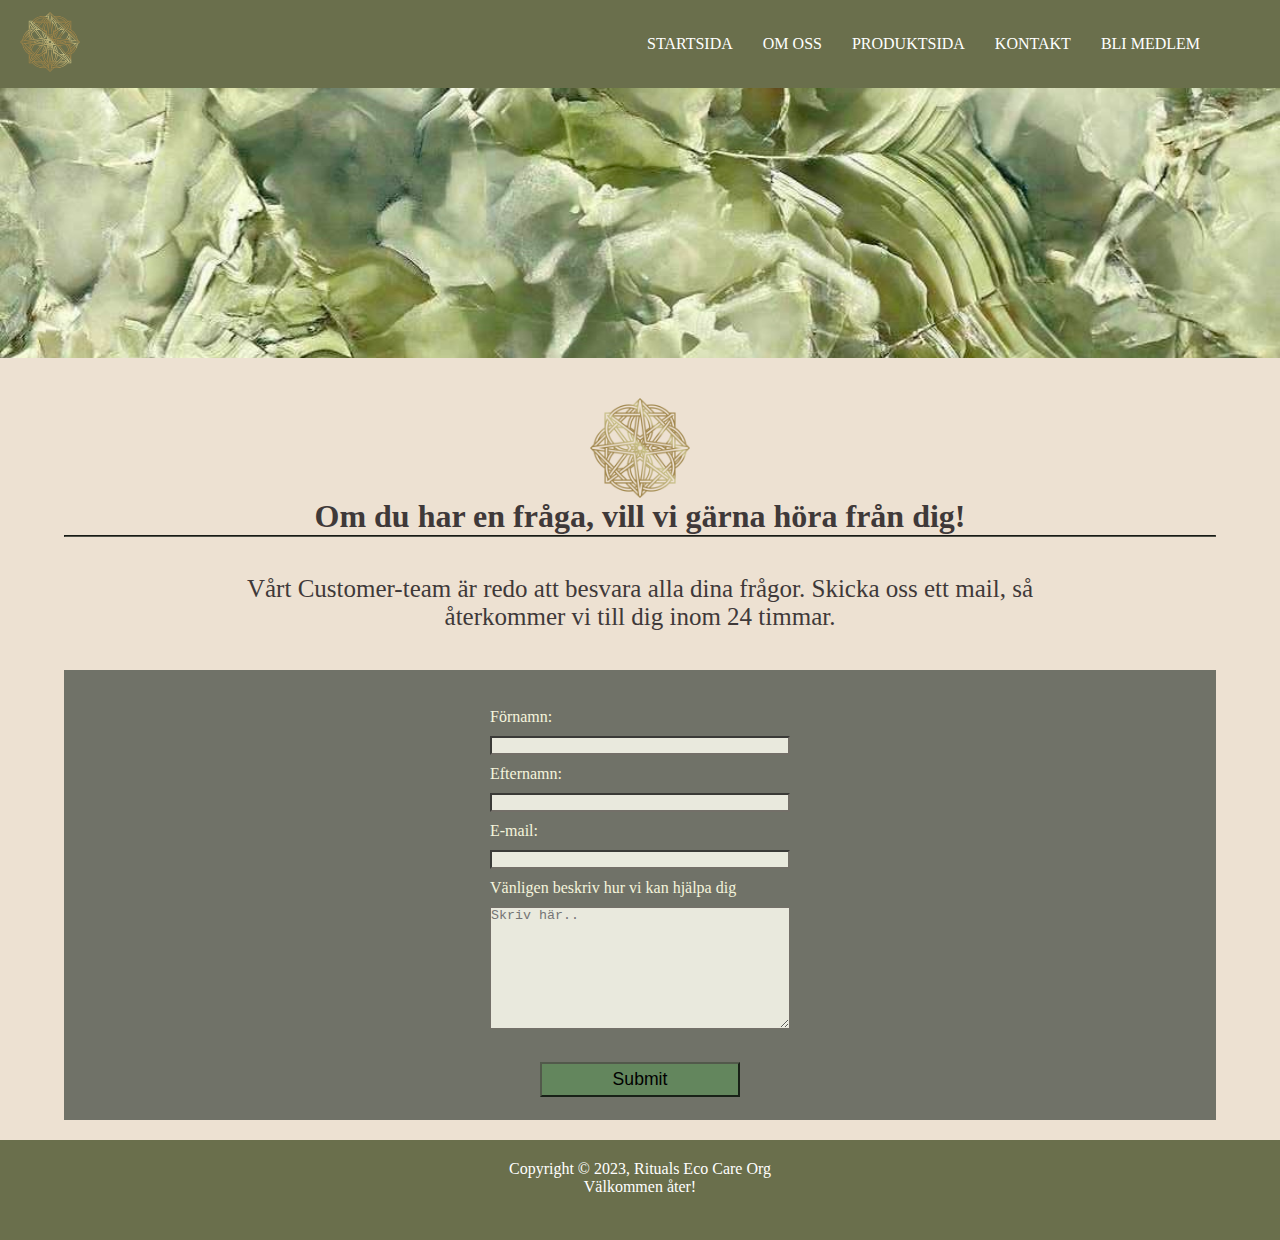
<file: contact.html>
<!DOCTYPE html>
<html lang="sv">
  <head>
    <meta charset="UTF-8" />
    <meta name="viewport" content="width=device-width, initial-scale=1.0" />
    <title>Kontakta oss</title>
    <link rel="stylesheet" href="./css/contact.css" />
    <!--link to external javascript file, to be able to use some javascript code -->
    <script src="./javascript/myscripts.js"></script>
    <!-- Adding a favicon to the page -->
    <link rel="icon" type="image/x-icon" href="/img/bild1.webp" />
    <link rel="stylesheet" type="text/css" href="./css/global.css" />
    <link rel="icon" type="image/x-icon" href="./img/bild1.webp" />
    <!--Add font awesome to the menu-->
    <link
      rel="stylesheet"
      href="https://cdnjs.cloudflare.com/ajax/libs/font-awesome/6.4.2/css/all.min.css"
      integrity="sha512-z3gLpd7yknf1YoNbCzqRKc4qyor8gaKU1qmn+CShxbuBusANI9QpRohGBreCFkKxLhei6S9CQXFEbbKuqLg0DA=="
      crossorigin="anonymous"
      referrerpolicy="no-referrer"
    />
    <link
      href="https://fonts.cdnfonts.com/css/apple-chancery"
      rel="stylesheet"
    />
  </head>
  <body>
    <header class="header">
      <!--Use html5 semantic tags, such as <header>, <footer>, <main> and <section> to improve accessibility, SEO and code readability -->
      <!--Navbar- responsive hamburger menu ikon-->
      <nav class="nav-bar">
        <div class="logo">
          <a href="./startsida.html"
            ><img src="./img/ikon.webp" alt="A picture of ritual logo"
          /></a>
        </div>
        <input type="checkbox" id="check" />
        <ul class="menu">
          <li><a href="./startsida.html ">Startsida</a></li>
          <li><a href="./Om-oss.html">Om oss</a></li>
          <li><a href="./produktsida.html">Produktsida</a></li>
          <li><a href="./contact.html">kontakt</a></li>
          <li><a href="./member.html">Bli medlem</a></li>
          <!---Using JavaScript, showing alert massage to let user know the button was clicked on instead of making a whole new page for cart, we already have alot of pages-->
          <li>
            <a
              class="fa-solid fa-cart-shopping fa-sm"
              onclick="alert('Webbshoppen är för tillfället avstängd, använd kontaktsidan för dina beställningar')"
            ></a>
          </li>
          <li>
            <label for="check" class="close-menu"
              ><i class="fas fa-times"></i
            ></label>
          </li>
        </ul>
        <label for="check" class="open-menu"><i class="fas fa-bars"></i></label>
      </nav>
    </header>
    <!-- Using the semantic element main to wrap the main content. Uses classes to style multiple elements and easily access specific HTML code lines in the CSS.-->
    <main class="main">
      <div class="bgimg"></div>
      <div class="contact">
        <div class="img">
          <img
            class="image"
            src="img/bild1.webp"
            alt="A picture of rituals logo"
          />
        </div>
        <h1 class="h1contact">
          Om du har en fråga, vill vi gärna höra från dig!
        </h1>
        <hr class="hr" />
        <p>
          Vårt Customer-team är redo att besvara alla dina frågor. Skicka oss
          ett mail, så återkommer vi till dig inom 24 timmar.
        </p>
        <!--calls javascript function to handle the form submit-->
        <form class="form">
          <!-- using required attribute to make sure that the input is filled in by the user -->
          <label class="label"
            >Förnamn: <input class="input" type="text" id="firstname" required
          /></label>
          <label class="label"
            >Efternamn:
            <input class="input" type="text" id="efternamn" required />
          </label>
          <label class="label">
            E-mail: <input class="input" type="email" id="email" required
          /></label>
          <label class="label">
            Vänligen beskriv hur vi kan hjälpa dig
            <textarea
              class="input"
              rows="8"
              cols="30"
              placeholder="Skriv här.."
              required
            ></textarea>
          </label>
          <input
            class="submit"
            type="button"
            value="Submit"
            onclick="handleSubmit()"
          />
        </form>
      </div>
    </main>
    <!--Footer-->
    <footer class="main-footer-container footer-spacing">
      Copyright &copy; 2023, Rituals Eco Care Org<br />
      Välkommen åter!
    </footer>
  </body>
</html>
</file>
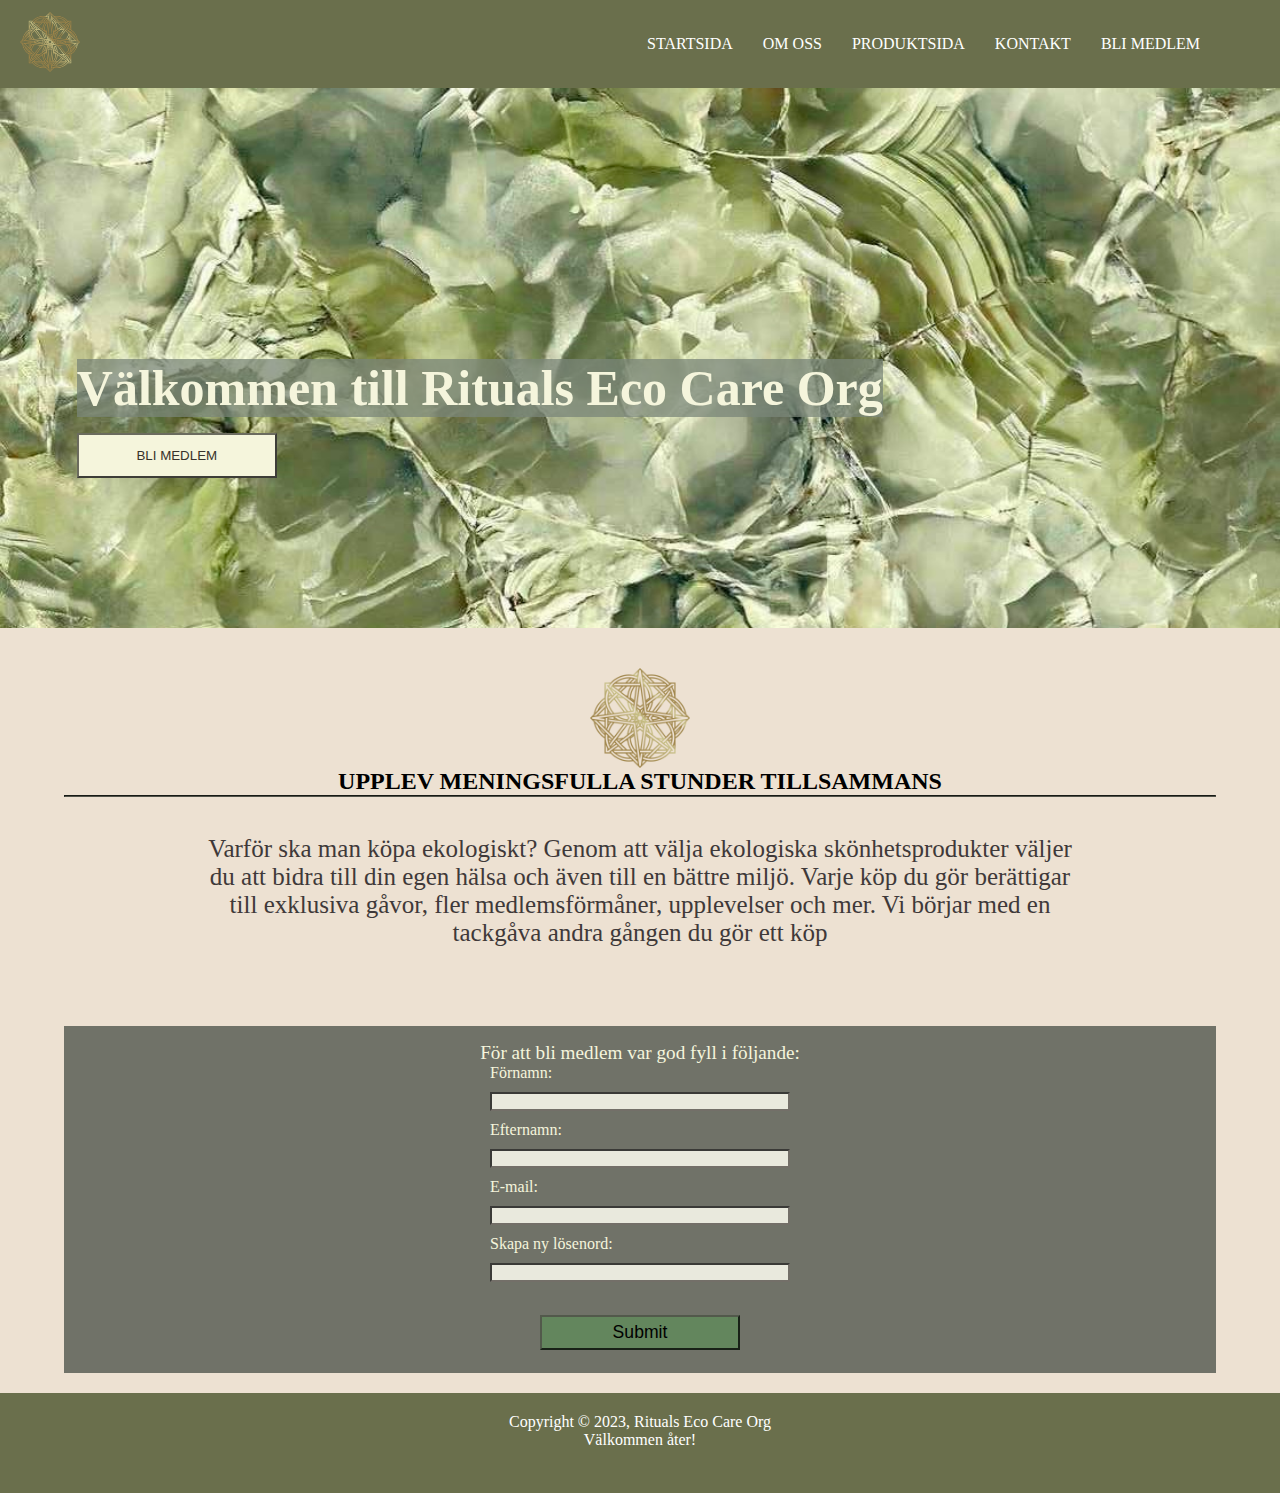
<file: member.html>
<!DOCTYPE html>
<html lang="sv">
  <head>
    <meta charset="UTF-8" />
    <meta name="viewport" content="width=device-width, initial-scale=1.0" />
    <title>Bli medlem</title>
    <link rel="stylesheet" href="./css/contact.css" />
    <link rel="stylesheet" type="text/css" href="./css/global.css" />
    <script src="./javascript/myscripts.js"></script>
    <link rel="icon" type="image/x-icon" href="./img/bild1.webp" />
    <!--Add font awesome to the menu-->
    <link
      rel="stylesheet"
      href="https://cdnjs.cloudflare.com/ajax/libs/font-awesome/6.4.2/css/all.min.css"
      integrity="sha512-z3gLpd7yknf1YoNbCzqRKc4qyor8gaKU1qmn+CShxbuBusANI9QpRohGBreCFkKxLhei6S9CQXFEbbKuqLg0DA=="
      crossorigin="anonymous"
      referrerpolicy="no-referrer"
    />
    <link
      href="https://fonts.cdnfonts.com/css/apple-chancery"
      rel="stylesheet"
    />
  </head>
  <body>
    <header class="header">
      <!--Use html5 semantic tags, such as <header>, <footer>, <main> and <section> to improve accessibility, SEO and code readability -->
      <!--Navbar- responsive hamburger menu ikon-->
      <nav class="nav-bar">
        <div class="logo">
          <a href="./startsida.html"
            ><img src="./img/ikon.webp" alt="A picture of ritual logo"
          /></a>
        </div>
        <input type="checkbox" id="check" />
        <ul class="menu">
          <li><a href="./startsida.html ">Startsida</a></li>
          <li><a href="./Om-oss.html">Om oss</a></li>
          <li><a href="./produktsida.html">Produktsida</a></li>
          <li><a href="./contact.html">kontakt</a></li>
          <li><a href="./member.html">Bli medlem</a></li>
          <!---Using JavaScript, showing alert massage to let user know the button was clicked on instead of making a whole new page for cart, we already have alot of pages-->
          <li>
            <a
              class="fa-solid fa-cart-shopping fa-sm"
              onclick="alert('Webbshoppen är för tillfället avstängd, använd kontaktsidan för dina beställningar')"
            ></a>
          </li>
          <li>
            <label for="check" class="close-menu"
              ><i class="fas fa-times"></i
            ></label>
          </li>
        </ul>
        <label for="check" class="open-menu"><i class="fas fa-bars"></i></label>
      </nav>
    </header>
    <main class="main">
      <div class="bgcontainer">
        <div class="contentcontainer">
          <h1 class="title">Välkommen till Rituals Eco Care Org</h1>
          <button
            class="button"
            type="button"
            onclick="window.location.href='#membership'"
          >
            BLI MEDLEM
          </button>
        </div>
      </div>
      <div class="membership">
        <img
          class="image"
          src="img/bild1.webp"
          alt="A picture of rituals logo"
        />
        <div class="membershipcontainer">
          <h2>UPPLEV MENINGSFULLA STUNDER TILLSAMMANS</h2>
          <hr class="hr" />
          <p>
            Varför ska man köpa ekologiskt? Genom att välja ekologiska
            skönhetsprodukter väljer du att bidra till din egen hälsa och även
            till en bättre miljö. Varje köp du gör berättigar till exklusiva
            gåvor, fler medlemsförmåner, upplevelser och mer. Vi börjar med en
            tackgåva andra gången du gör ett köp
          </p>
        </div>
      </div>
      <div class="membercontainer">
        <p id="membership">För att bli medlem var god fyll i följande:</p>
        <form class="form">
          <label class="label"
            >Förnamn:
            <input class="input" type="text" id="memberfirstname" required
          /></label>
          <label class="label"
            >Efternamn:
            <input class="input" type="text" id="memberlastname" required />
          </label>
          <label class="label">
            E-mail:
            <input class="input" type="email" id="memberemail" required
          /></label>
          <label class="label">
            Skapa ny lösenord:
            <input class="input" id="new-password" type="password" required
          /></label>
          <input
            class="submit"
            type="button"
            value="Submit"
            onclick="handleSubmit()"
          />
        </form>
      </div>
    </main>
    <!--Footer-->
    <footer class="main-footer-container footer-spacing">
      Copyright &copy; 2023, Rituals Eco Care Org<br />
      Välkommen åter!
    </footer>
  </body>
</html>
</file>
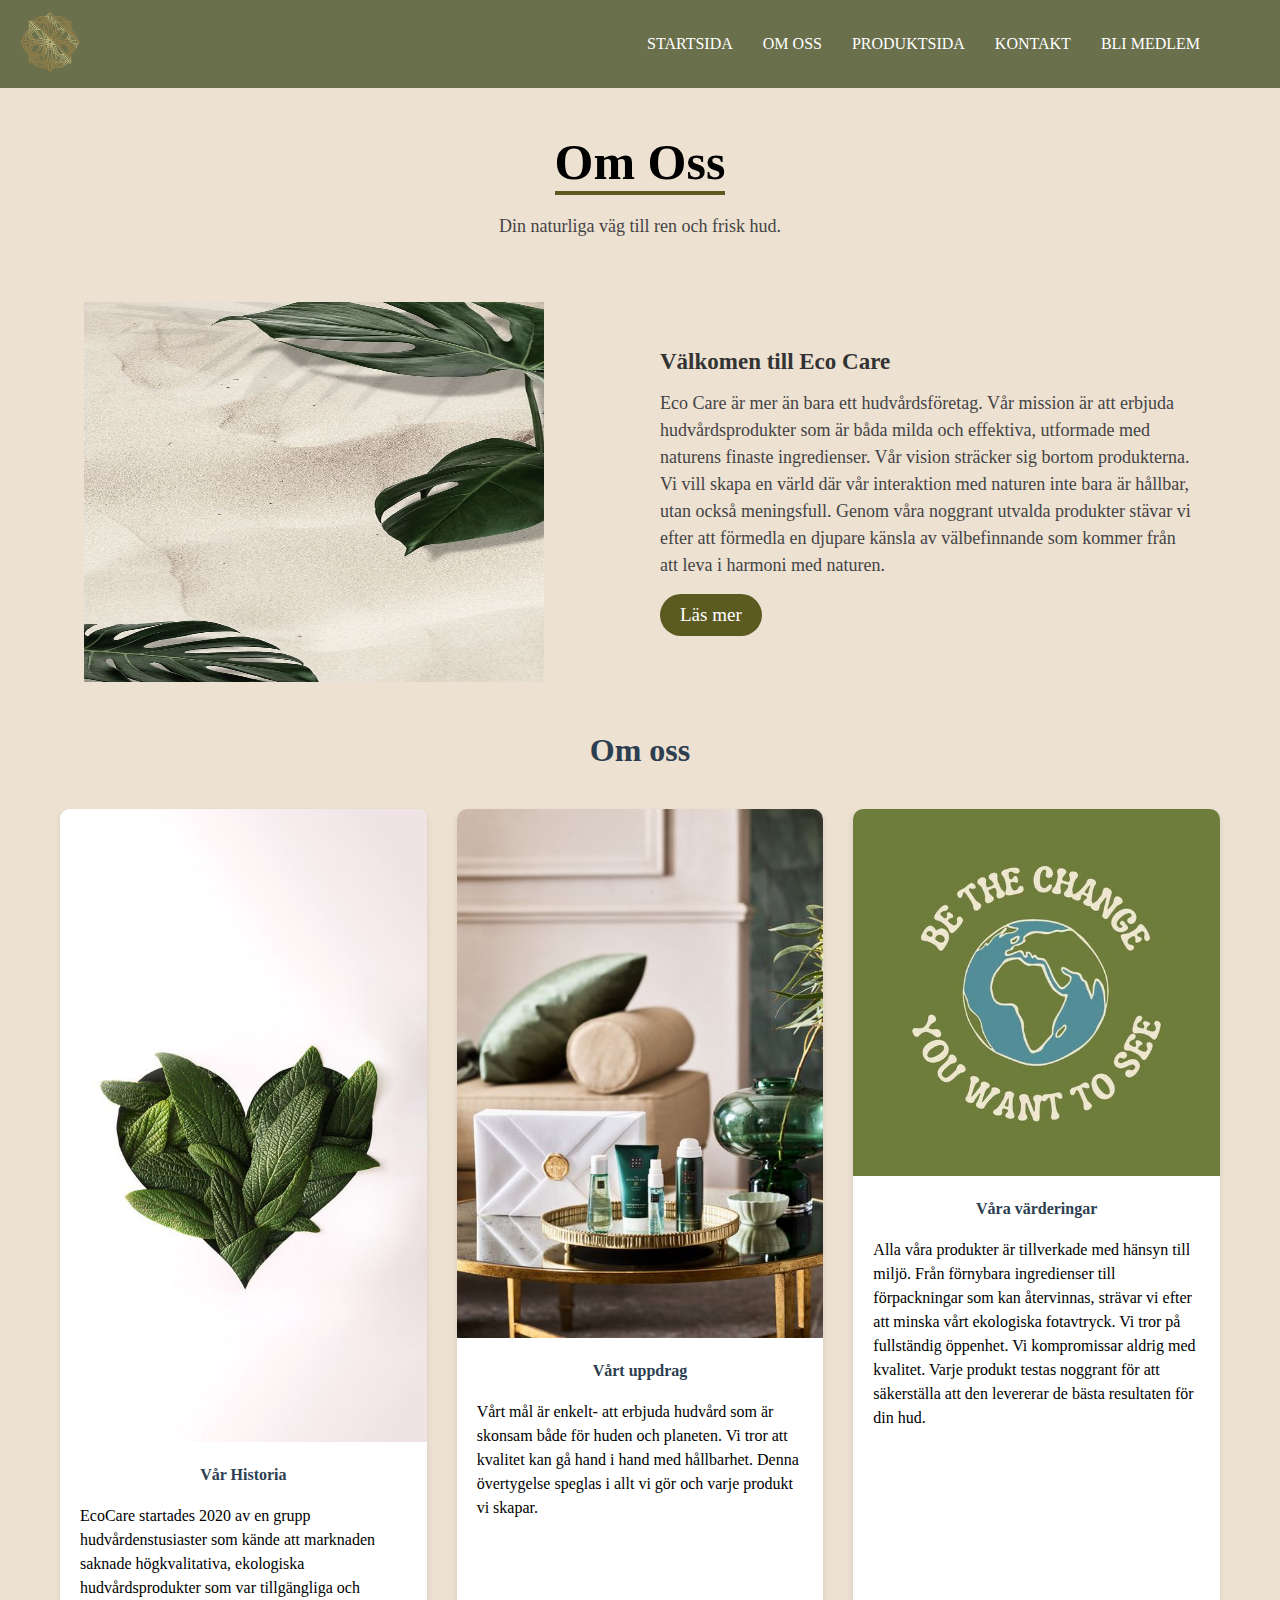
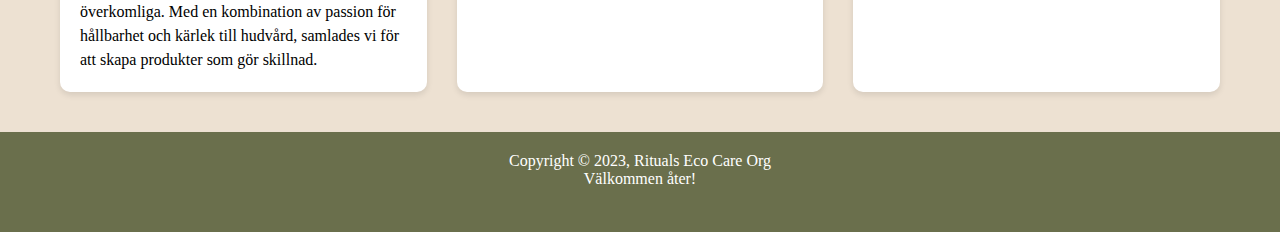
<file: Om oss.html>
<!DOCTYPE html>
<html lang="en">
  <head>
    <meta charset="UTF-8" />
    <meta name="viewport" content="width=device-width, initial-scale=1.0" />
    <link rel="stylesheet" href="./css/Om oss.css" />
    <link
      rel="stylesheet"
      href="https://fonts.cdnfonts.com/css/apple-chancery"
      rel="stylesheet"
    />
    <link rel="stylesheet" href="./css/global.css" />

    <title>Eco care-Om Oss</title>
    <link rel="icon" type="image/x-icon" href="./img/bild1.webp" />
  </head>
  <body>
    <!--Navbar-->
    <nav class="nav-bar">
      <div class="logo">
        <a href="./startsida.html"
          ><img src="img/ikon.webp" alt="A picture of ritual logo"
        /></a>
      </div>
      <input type="checkbox" id="check" />
      <ul class="menu">
        <li><a href="startsida.html">Startsida</a></li>
        <li><a href="Om oss.html">Om oss</a></li>
        <li><a href="produktsida.html">Produktsida</a></li>
        <li><a href="contact.html">kontakt</a></li>
        <li><a href="member.html">Bli medlem</a></li>
        <!---Using JavaScript, showing alert massage to let user know the button was clicked on instead of making a whole new page for cart, we already have alot of pages-->
        <li>
          <a
            class="fa-solid fa-cart-shopping fa-sm"
            onclick="alert('Webbshoppen är för tillfället avstängd, använd kontaktsidan för dina beställningar')"
          ></a>
        </li>
        <li>
          <label for="check" class="close-menu"
            ><i class="fas fa-times"></i
          ></label>
        </li>
      </ul>
      <label for="check" class="open-menu"><i class="fas fa-bars"></i></label>
    </nav>
    <!--header section of the first page-->
    <div class="heading">
      <h1>Om Oss</h1>
      <p>Din naturliga väg till ren och frisk hud.</p>
    </div>

    <!--Main content container-->
    <div class="container">
      <section class="about">
        <!--Image for the about section-->
        <div class="about-image">
          <img src="img/1.jpg" />
        </div>
        <div class="about-content">
          <h2>Välkomen till Eco Care</h2>
          <p>
            Eco Care är mer än bara ett hudvårdsföretag. Vår mission är att
            erbjuda hudvårdsprodukter som är båda milda och effektiva, utformade
            med naturens finaste ingredienser. Vår vision sträcker sig bortom
            produkterna. Vi vill skapa en värld där vår interaktion med naturen
            inte bara är hållbar, utan också meningsfull. Genom våra noggrant
            utvalda produkter stävar vi efter att förmedla en djupare känsla av
            välbefinnande som kommer från att leva i harmoni med naturen.
          </p>
          <!--Read more link-->
          <a href="" class="read-more">Läs mer</a>
        </div>
      </section>
    </div>

    <!--Second page-->
    <div class="page2-container">
      <div class="row">
        <div class="page2-header">
          <h1>Om oss</h1>
        </div>
        <div class="page2-content">
          <div class="page2-card">
            <img src="img/2.jpg" />
            <h4>Vår Historia</h4>
            <p>
              EcoCare startades 2020 av en grupp hudvårdenstusiaster som kände
              att marknaden saknade högkvalitativa, ekologiska hudvårdsprodukter
              som var tillgängliga och överkomliga. Med en kombination av
              passion för hållbarhet och kärlek till hudvård, samlades vi för
              att skapa produkter som gör skillnad.
            </p>
          </div>
          <div class="page2-card">
            <img src="img/3.jpg" />
            <h4>Vårt uppdrag</h4>
            <p>
              Vårt mål är enkelt- att erbjuda hudvård som är skonsam både för
              huden och planeten. Vi tror att kvalitet kan gå hand i hand med
              hållbarhet. Denna övertygelse speglas i allt vi gör och varje
              produkt vi skapar.
            </p>
          </div>
          <div class="page2-card">
            <img src="img/h2.jpg" />
            <h4>Våra värderingar</h4>
            <p>
              Alla våra produkter är tillverkade med hänsyn till miljö. Från
              förnybara ingredienser till förpackningar som kan återvinnas,
              strävar vi efter att minska vårt ekologiska fotavtryck. Vi tror på
              fullständig öppenhet. Vi kompromissar aldrig med kvalitet. Varje
              produkt testas noggrant för att säkerställa att den levererar de
              bästa resultaten för din hud.
            </p>
          </div>
        </div>
      </div>
    </div>
    <!---MAIN-FOOTER-CONTAINER-->
    <footer class="main-footer-container">
      Copyright &copy; 2023, Rituals Eco Care Org<br />
      Välkommen åter!
    </footer>
  </body>
</html>
</file>
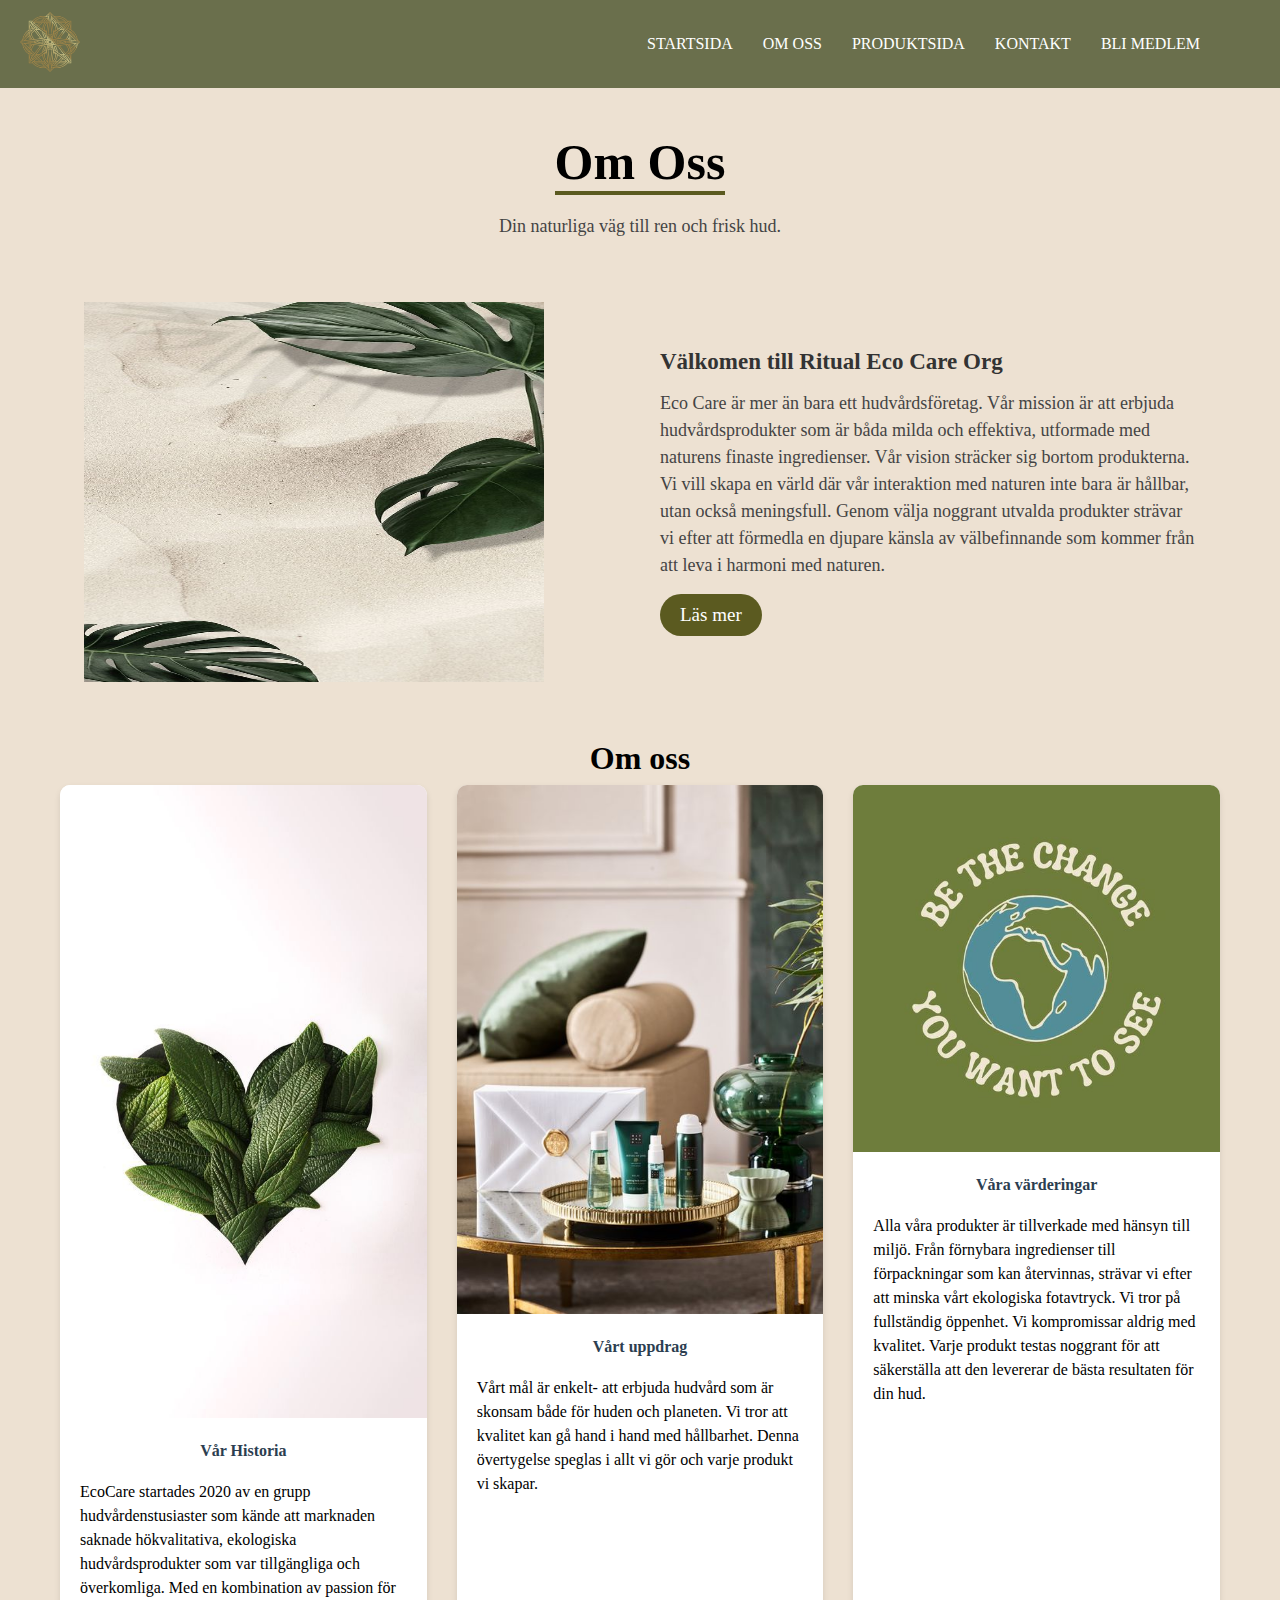
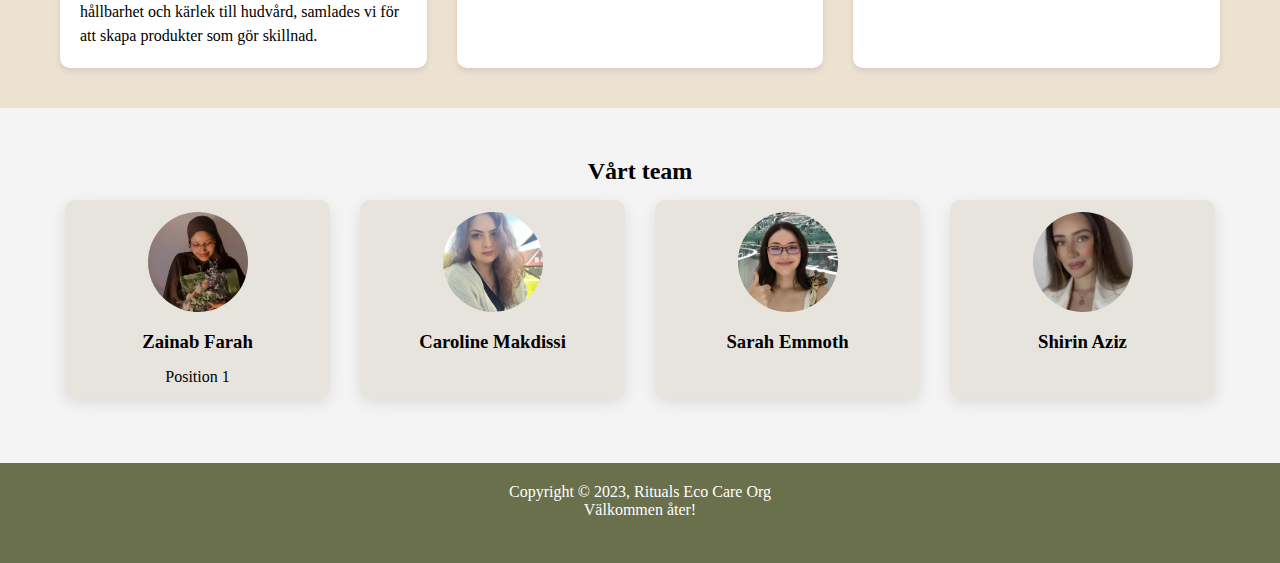
<file: Om-oss.html>
<!DOCTYPE html>
<html lang="sv">
  <head>
    <meta charset="UTF-8" />
    <meta name="viewport" content="width=device-width, initial-scale=1.0" />
    <link rel="stylesheet" href="./css/om-oss.css" />
    <link
      href="https://fonts.cdnfonts.com/css/apple-chancery"
      rel="stylesheet"
    />
    <link rel="stylesheet" href="./css/global.css" />
    <!--Add font awesome to the menu-->
    <link
      rel="stylesheet"
      href="https://cdnjs.cloudflare.com/ajax/libs/font-awesome/6.4.2/css/all.min.css"
      integrity="sha512-z3gLpd7yknf1YoNbCzqRKc4qyor8gaKU1qmn+CShxbuBusANI9QpRohGBreCFkKxLhei6S9CQXFEbbKuqLg0DA=="
      crossorigin="anonymous"
      referrerpolicy="no-referrer"
    />
    <link
      href="https://fonts.cdnfonts.com/css/apple-chancery"
      rel="stylesheet"
    />
    <title>Rituals Eco care org-Om Oss</title>
  </head>
  <body>
    <header class="header">
      <!--Use html5 semantic tags, such as <header>, <footer>, <main> and <section> to improve accessibility, SEO and code readability -->
      <!--Navbar- responsive hamburger menu ikon-->
      <nav class="nav-bar">
        <div class="logo">
          <a href="./startsida.html"
            ><img src="./img/ikon.webp" alt="A picture of ritual logo"
          /></a>
        </div>
        <input type="checkbox" id="check" />
        <ul class="menu">
          <li><a href="./startsida.html">Startsida</a></li>
          <li><a href="./Om-oss.html">Om oss</a></li>
          <li><a href="./produktsida.html">Produktsida</a></li>
          <li><a href="./contact.html">kontakt</a></li>
          <li><a href="./member.html">Bli medlem</a></li>
          <!---Using JavaScript, showing alert massage to let user know the button was clicked on instead of making a whole new page for cart, we already have alot of pages-->
          <li>
            <a
              class="fa-solid fa-cart-shopping fa-sm"
              onclick="alert('Webbshoppen är för tillfället avstängd, använd kontaktsidan för dina beställningar')"
            ></a>
          </li>
          <li>
            <label for="check" class="close-menu"
              ><i class="fas fa-times"></i
            ></label>
          </li>
        </ul>
        <label for="check" class="open-menu"><i class="fas fa-bars"></i></label>
      </nav>
    </header>
    <!--header section of the first page-->
    <div class="heading">
      <h1>Om Oss</h1>
      <p>Din naturliga väg till ren och frisk hud.</p>
    </div>

    <!--Main content container-->
    <div class="container">
      <section class="about">
        <!--Image for the about section-->
        <div class="about-image">
          <img src="img/1.jpg" alt="löv bild" />
        </div>
        <div class="about-content">
          <h2>Välkomen till Ritual Eco Care Org</h2>
          <p>
            Eco Care är mer än bara ett hudvårdsföretag. Vår mission är att
            erbjuda hudvårdsprodukter som är båda milda och effektiva, utformade
            med naturens finaste ingredienser. Vår vision sträcker sig bortom
            produkterna. Vi vill skapa en värld där vår interaktion med naturen
            inte bara är hållbar, utan också meningsfull. Genom välja noggrant
            utvalda produkter strävar vi efter att förmedla en djupare känsla av
            välbefinnande som kommer från att leva i harmoni med naturen.
          </p>
          <!--Read more link-->
          <a href="" class="read-more">Läs mer</a>
        </div>
      </section>
    </div>

    <!--Second page-->
    <div class="page2-container">
      <div class="row">
        <div class="page2-header">
          <h2 class="h2">Om oss</h2>
        </div>
        <div class="page2-content">
          <div class="page2-card">
            <img src="img/2.jpg" alt="hjärta av löv" />
            <h4>Vår Historia</h4>
            <p>
              EcoCare startades 2020 av en grupp hudvårdenstusiaster som kände
              att marknaden saknade hökvalitativa, ekologiska hudvårdsprodukter
              som var tillgängliga och överkomliga. Med en kombination av
              passion för hållbarhet och kärlek till hudvård, samlades vi för
              att skapa produkter som gör skillnad.
            </p>
          </div>
          <div class="page2-card">
            <img src="img/3.jpg" alt="skönhetsprodukter" />
            <h4>Vårt uppdrag</h4>
            <p>
              Vårt mål är enkelt- att erbjuda hudvård som är skonsam både för
              huden och planeten. Vi tror att kvalitet kan gå hand i hand med
              hållbarhet. Denna övertygelse speglas i allt vi gör och varje
              produkt vi skapar.
            </p>
          </div>
          <div class="page2-card">
            <img src="img/h2.jpg" alt="hållbarhets bild" />
            <h4>Våra värderingar</h4>
            <p>
              Alla våra produkter är tillverkade med hänsyn till miljö. Från
              förnybara ingredienser till förpackningar som kan återvinnas,
              strävar vi efter att minska vårt ekologiska fotavtryck. Vi tror på
              fullständig öppenhet. Vi kompromissar aldrig med kvalitet. Varje
              produkt testas noggrant för att säkerställa att den levererar de
              bästa resultaten för din hud.
            </p>
          </div>
        </div>
      </div>
    </div>

    <section class="team-section">
      <h2>Vårt team</h2>
      <div class="team-container">
        <div class="team-member">
          <img src="./img/Zainab.jpg" alt="Medlem 1" />
          <h3>Zainab Farah</h3>
          <p>Position 1</p>
        </div>
        <div class="team-member">
          <img src="./img/Carro.jpg" alt="Medlem 2" />
          <h3>Caroline Makdissi</h3>
        </div>
        <div class="team-member">
          <img src="./img/Sarah.jpg" alt="Medlem 3" />
          <h3>Sarah Emmoth</h3>
        </div>
        <div class="team-member">
          <img src="./img/Shirin.jpg" alt="Medlem 4" />
          <h3>Shirin Aziz</h3>
        </div>
      </div>
    </section>

    <!---MAIN-FOOTER-CONTAINER-->
    <footer class="main-footer-container">
      Copyright &copy; 2023, Rituals Eco Care Org<br />
      Välkommen åter!
    </footer>
  </body>
</html>
</file>
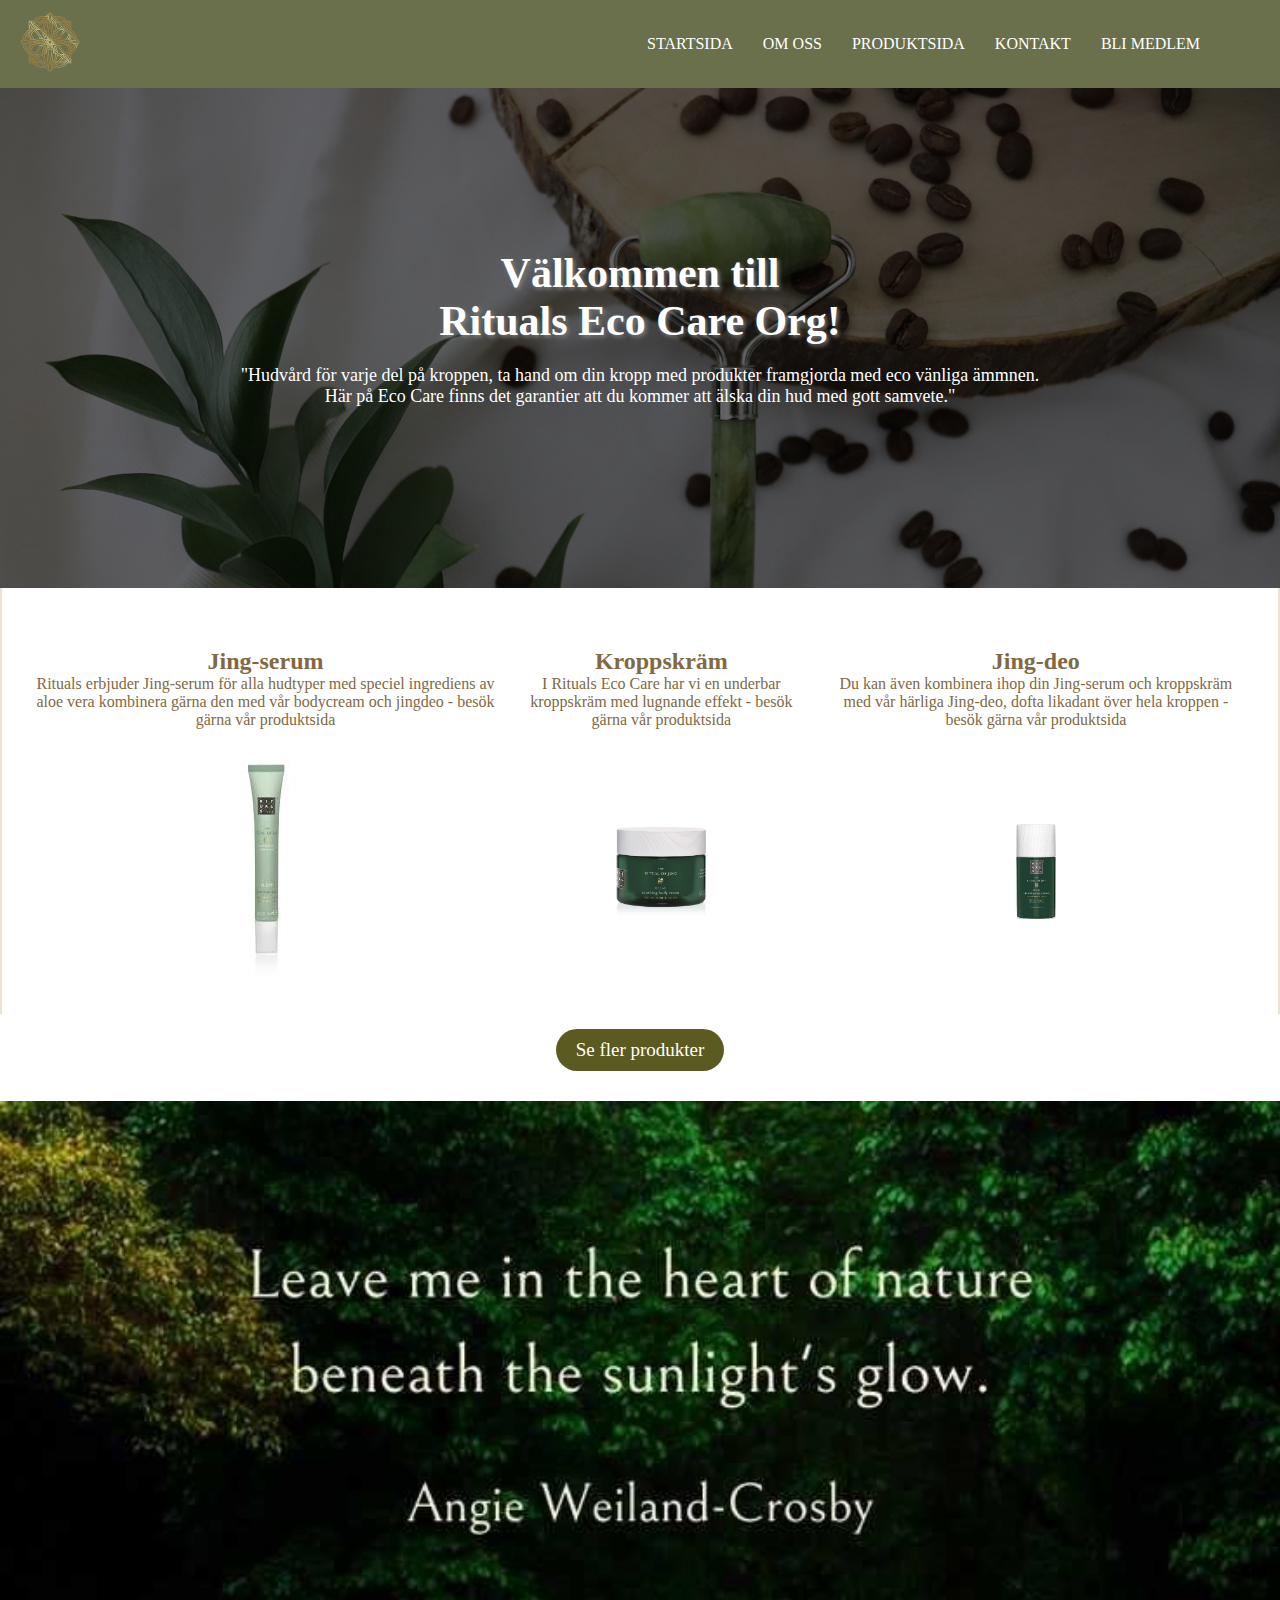
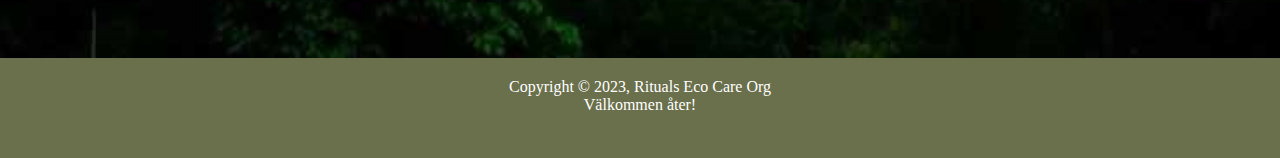
<file: startsida.html>
<!DOCTYPE html>
<html lang="sv">
  <head>
    <meta charset="UTF-8" />
    <!-- Defining viewport settings, helps with responsive layout-->
    <meta name="viewport" content="width=device-width, initial-scale=1.0" />
    <!--Connect html and css file-->
    <link rel="stylesheet" href="./css/startsida.css" />
    <link rel="stylesheet" href="./css/global.css" />
    <!--Add font awesome to the menu-->
    <link
      rel="stylesheet"
      href="https://cdnjs.cloudflare.com/ajax/libs/font-awesome/6.4.2/css/all.min.css"
      integrity="sha512-z3gLpd7yknf1YoNbCzqRKc4qyor8gaKU1qmn+CShxbuBusANI9QpRohGBreCFkKxLhei6S9CQXFEbbKuqLg0DA=="
      crossorigin="anonymous"
      referrerpolicy="no-referrer"
    />
    <link
      href="https://fonts.cdnfonts.com/css/apple-chancery"
      rel="stylesheet"
    />

    <title>Rituals Eco Care org</title>
    <link rel="icon" type="image/x-icon" href="./img/bild1.webp" />
  </head>

  <!--Body - information to the user-->
  <body>
    <!---HEADER,FIRSTPAGE CLASS-->
    <header class="header">
      <!--Use html5 semantic tags, such as <header>, <footer>, <main> and <section> to improve accessibility, SEO and code readability -->
      <!--Navbar- responsive hamburger menu ikon-->
      <nav class="nav-bar">
        <div class="logo">
          <a href="./startsida.html"
            ><img src="./img/ikon.webp" alt="A picture of ritual logo"
          /></a>
        </div>
        <input type="checkbox" id="check" />
        <ul class="menu">
          <li><a href="./startsida.html">Startsida</a></li>
          <li><a href="./Om-oss.html">Om oss</a></li>
          <li><a href="./produktsida.html">Produktsida</a></li>
          <li><a href="./contact.html">kontakt</a></li>
          <li><a href="./member.html">Bli medlem</a></li>
          <!---Using JavaScript, showing alert massage to let user know the button was clicked on instead of making a whole new page for cart, we already have alot of pages-->
          <li>
            <a
              class="fa-solid fa-cart-shopping fa-sm"
              onclick="alert('Webbshoppen är för tillfället avstängd, använd kontaktsidan för dina beställningar')"
            ></a>
          </li>
          <li>
            <label for="check" class="close-menu"
              ><i class="fas fa-times"></i
            ></label>
          </li>
        </ul>
        <label for="check" class="open-menu"><i class="fas fa-bars"></i></label>
      </nav>
    </header>

    <!---FIRSTPAGE-MAIN-CONTAINER-->
    <main class="firstpage-main-container">
      <div class="main-section-overlay"></div>
      <div class="main-section">
        <h1>
          Välkommen till <br />
          Rituals Eco Care Org!
        </h1>
        <p class="quotes">
          "Hudvård för varje del på kroppen, ta hand om din kropp med produkter
          framgjorda med eco vänliga ämmnen.<br />
          Här på Eco Care finns det garantier att du kommer att älska din hud
          med gott samvete."
        </p>
      </div>
    </main>

    <!--LAST-CONTAINER-->
    <section class="last-container">
      <div class="products-section">
        <div class="products-section-row">
          <div class="products-section-col">
            <!--Style the columns in html element instead of reapeting style code in css file-->
            <!--Firstpage and product page have dubblets of the picture beacasue of the different stylings-->
            <h2>Jing-serum</h2>
            <p>
              Rituals erbjuder Jing-serum för alla hudtyper med speciel
              ingrediens av aloe vera kombinera gärna den med vår bodycream och
              jingdeo - besök gärna vår produktsida
            </p>
            <div class="products-section-img-container">
              <img
                class="picture2fp"
                src="./img/jingserum3.jpg"
                alt="A picture of serum"
              />
            </div>
          </div>

          <div class="products-section-col">
            <h2>Kroppskräm</h2>
            <p>
              I Rituals Eco Care har vi en underbar kroppskräm med lugnande
              effekt - besök gärna vår produktsida
            </p>
            <div class="products-section-img-container">
              <img
                class="picture3fp"
                src="./img/bodycream.webp"
                alt="A picture of bodycream"
              />
            </div>
          </div>
          <div class="products-section-col">
            <h2>Jing-deo</h2>
            <p>
              Du kan även kombinera ihop din Jing-serum och kroppskräm med vår
              härliga Jing-deo, dofta likadant över hela kroppen - besök gärna
              vår produktsida
            </p>
            <div class="products-section-img-container">
              <img
                class="picture4fp"
                src="./img/deo3.jpg"
                alt="A picture of deo"
              />
            </div>
          </div>
        </div>
        <div class="product-section-button-wrapper">
          <a class="product-section-button" href="./produktsida.html"
            >Se fler produkter</a
          >
        </div>
      </div>
    </section>
    <img
      class="picture5fp"
      src="./img/greennature2.jpg"
      alt="A picture of a quote"
    />

    <!---MAIN-FOOTER-CONTAINER-->
    <footer class="main-footer-container">
      Copyright &copy; 2023, Rituals Eco Care Org<br />
      Välkommen åter!
    </footer>
  </body>
</html>
</file>
<file: css/contact.css>
/*The code below is common code that applies to all screen sizes, further down I implement more specific code for different screen sizes.*/
body {
  margin: 0;
  background-color: rgb(239, 235, 230);
}
/*In order to easily structure the code, I used flexbox throughout the code*/
.main {
  display: flex;
  flex-direction: column;
  gap: 40px;
  overflow: hidden;
}
.bgcontainer {
  width: 100%;
  height: 60vh;
  background-image: url(../img/header.jpeg);
  background-repeat: no-repeat;
  background-size: cover;
  display: flex;
}
.bgimg {
  width: 100%;
  height: 30vh;
  background-image: url(../img/header.jpeg);
  background-repeat: no-repeat;
  background-size: cover;
}
.image {
  display: block;
  margin: auto;
  width: 100px;
}
.contentcontainer {
  display: flex;
  gap: 16px;
  flex-direction: column;
  justify-content: center;
  padding: 6%;
}
.title {
  background-color: rgba(122, 134, 120, 0.749);
  margin-top: 15%;
  font-size: 50px;
  font-family: Apple Chancery, cursive;
  color: beige;
}
.button {
  cursor: pointer;
  background-color: beige;
  border-color: rgba(61, 61, 52, 0.749);
  color: rgb(55, 50, 43);
  min-height: 45px;
  width: 200px;
}
#membership {
  margin-top: 16px;
}
.membership,
.h1contact {
  text-align: center;
}

.medbershipcontainer {
  display: flex;
  flex-direction: column;
  align-items: center;
  font-size: x-large;
  color: rgb(63, 57, 57);
  font-family: Apple Chancery, cursive;
}
.h1contact {
  color: rgb(63, 57, 57);
  font-family: Apple Chancery, cursive;
}
.medbershipcontainer > p {
  color: rgb(63, 57, 57);
  width: 75%;
}
.membershipcontainer > p,
.contact > p {
  margin: auto;
  text-align: center;
  padding: 3%;
  font-size: 25px;
  color: rgb(63, 57, 57);
  font-family: Apple Chancery, cursive;
  width: 75%;
}

.membercontainer > p {
  text-align: center;
  font-size: larger;
}

.label,
.input {
  margin: auto;
}

.form,
.label {
  display: flex;
  flex-direction: column;
  gap: 10px;
  font-size: medium;
  min-width: 300px;
}
.contact > form {
  padding-top: 3%;
  background-color: rgba(70, 76, 68, 0.749);
  width: 90%;
  margin: auto;
  color: beige;
}
.input {
  width: 100%;
  background-color: rgb(233, 233, 221);
  border-color: rgba(76, 71, 66, 0.749);
}

.submit {
  cursor: pointer;
  margin: auto;
  height: 2em;
  width: 200px;
  font-size: 1.1rem;
  margin-top: 2%;
  margin-bottom: 2%;
  min-width: 200px;
  background-color: rgba(95, 141, 89, 0.749);
  border-color: rgba(77, 74, 70, 0.749);
}
.membercontainer {
  background-color: rgba(70, 76, 68, 0.749);
  color: beige;
  width: 90%;
  margin: auto;
}
.hr {
  width: 90%;
  margin: auto;
  height: 2px;
  background-color: rgba(46, 67, 43, 0.749);
  border-color: rgba(77, 74, 70, 0.749);
}
.contactpage,
.homepage {
  text-align: center;
}
/* SMALL. here I apply more specific code for smaller devices and screens.*/
@media screen and (min-width: 350px) and (max-width: 767px) {
  .bgimg {
    height: 20vh;
  }
  .title {
    font-size: 30px;
  }
  .h1contact,
  h2 {
    font-size: 25px;
  }
  .membershipcontainer > p,
  .contact > p {
    font-size: 20px;
    width: 90%;
  }
}
/* MEDIUM. here I apply more specific code for medium devices and screens*/
@media screen and (min-width: 768px) and (max-width: 1099px) {
  .bgimg {
    height: 25vh;
  }
  .title {
    font-size: 40px;
  }
  .h1contact,
  h2 {
    font-size: 30px;
  }
  .medbershipcontainer > p,
  .contact > p {
    font-size: 25px;
    width: 90%;
  }
}
</file>
<file: css/global.css>
/*Menu, navbar Global Style*/
* {
  box-sizing: border-box;
  margin: 0;
  padding: 0;
}
body {
  font-family: Apple Chancery, cursive;
  --color1: White; /* Use --color to find the colour easy*/
  --color2: #6a6f4c;
  background-color: #ede1d2;
}
.nav-bar {
  width: 100%;
  display: flex;
  justify-content: space-between;
  align-items: center;
  list-style: none;
  position: relative;
  background-color: var(--color2);
  padding: 12px 20px;
  font-family: Apple Chancery, cursive;
  margin-bottom: 0;
}
.logo img {
  width: 60px;
}
.menu {
  display: flex;
  margin: 0;
  padding: 0;
}
.menu li {
  padding-left: 30px;
  display: block;
}
.menu li a {
  display: inline-block;
  text-decoration: none;
  color: var(--color1);
  text-align: center;
  transition: 0.15s ease-in-out;
  position: relative;
  text-transform: uppercase;
}
.menu li a::after {
  content: "";
  position: absolute;
  bottom: 0;
  left: 0;
  width: 0;
  height: 1px;
  background-color: #ede1d2;
  transition: 0.15s ease-in-out;
}
.menu li a:hover:after {
  width: 100%;
}

/*Menu ikon styles*/
.open-menu,
.close-menu {
  position: absolute;
  color: var(--color1);
  cursor: pointer;
  font-size: 1.5rem;
  display: none;
}
.open-menu {
  top: 50%;
  right: 20px;
  transform: translateY(-50%);
}
.close-menu {
  top: 20px;
  right: 20px;
}
#check {
  display: none;
}

/* Nav end*/
body {
  --color1: White; /* Use --color to find the colour easy*/
  --color2: #6a6f4c;
}
.main-footer-container {
  display: flex;
  justify-content: center;
  font-family: Apple Chancery, cursive;
  background-color: var(--color2);
  color: white;
  text-align: center;
  padding-top: 20px;
  height: 100px;
}
.footer-spacing {
  margin-top: 20px;
}
/*Tablets*/
@media screen and (max-width: 910px) {
  /* Trigger hamburger menu*/
  .menu {
    flex-direction: column;
    align-items: center;
    justify-content: center;
    width: 80%;
    height: 100vh;
    position: fixed;
    top: 0;
    right: -100%;
    z-index: 100;
    background-color: var(--color2);
    transition: all 0.2s ease-in-out;
  }
  .menu li {
    margin-top: 40px;
  }
  .menu li a {
    padding: 10px;
  }
  .open-menu,
  .close-menu {
    display: block;
  }
  #check:checked ~ .menu {
    right: 0;
  }
}
</file>
<file: css/Om oss.css>
*{
    margin: 0px;
    padding: 0px;
    box-sizing: border-box;
    font-family: Apple Chancery , cursive;
}
body{
    background-color: #EDE1D2;  
}
.heading{
    width: 90%;
    display: flex;
    justify-content: center;
    align-items: center;
    flex-direction: column;
    text-align: center;
    margin: 20px auto;
}
.heading h1{
    font-size: 50px;
    color: #000;
    margin-bottom: 25px;
    margin-top: 25px;
    position: relative;
}
.heading h1::after{
    content: "";
    position:absolute;
    width: 100%;
    height: 4px;
    display: block;
    margin: auto;
    background-color: #5b5a20;
}
.heading p{
    font-size: 18px;
    color: #444;
    margin-bottom: 35px;
}
.container{
    width: 90%;
    margin: 0 auto;
    padding: 10px 20px;
}
.about{
    display: flex;
    justify-content: space-between;
    align-items: center;
    flex-wrap: wrap;  
}
.about-image {
    flex: 1;
    margin-right: 40px;
    overflow: hidden;
}
 .about-image img {
    width: 460px;
    height: 380px;
    display: block;
    transition: 0.5s ease;
}
.about-image:hover img{
    transform: scale(1.2);
}
.about-content{
    flex: 1;
}
.about-content h2{
    font-size: 23px;
    margin-bottom: 15px;
    color: #333;
}
.about-content p{
    font-size: 18px;
    line-height: 1.5;
    color: #444;
}
.about-content .read-more{
    display: inline-block;
    padding: 10px 20px;
    background-color: #5b5a20;
    color: #fff;
    font-size: 19px;
    text-decoration: none;
    border-radius: 25px;
    margin-top: 15px;
    transition: 0.3s ease;
}
.about-content .read-more:hover{
    background-color: #6a6f4c;
}
.container-2{
    width: 100%;
}
.container-2 .row{
    width: 80%;
    margin:auto;
}
.container-2 .row .header{
    width: 60%;
    text-align: center;
    margin: auto;
}
.container-2 .row .header h1{
    font-size: 50px;
    color-scheme: #000;
    margin-bottom: 25px;
    margin-top: 25px;
    position: relative;  
}
.content{
   display: flex; 
   justify-content: center;
   align-items: center;
   margin: auto;
}
.page2-container{
    max-width: 1200px;
    margin: 0 auto;
    padding: 40px 20px;
    background: #EDE1D2;
}
.page2-header h1{
    text-align: center;
    margin-bottom: 40px;
    color: #2c3e50;
}
.page2-content{
    display: grid;
    grid-template-columns: repeat(auto-fit, minmax(280px, 1fr));
    gap: 30px;
    justify-content: center;
}
.page2-card{
    background: #fff;
    border-radius: 10px;
    box-shadow: 0 3px 6px rgba(0, 0, 0, 0.1);
    transition: box-shadow 0.3s ease;
    overflow: hidden;
}
.page2-card:hover{
    box-shadow: 0 4px 8px rgba(0, 0, 0, 0.2);   
}
.page2-card img{
    width: 100%;
    height: auto;
}
.page2-card h4{
    text-align: center;
    margin: 20px 0;
    color: #2c3e50;
}
.page2-card p{
    padding: 0 20px 20px;
    line-height: 1.5;
}
@media screen and (max-width: 768px){
    .heading{
        padding: 0px 20px;
    }
    .heading h1{
        font-size: 36px;
    }
    .heading p{
        font-size: 17px;
        margin-bottom: 0px;
    }
    .container{
        padding: 20px;
        flex-direction: column;
    }
    .about{
        padding: 20px;
        flex-direction: column;
    }
    .about-image{
        margin-right: 0px;
        margin-bottom: 20px;
    }
    .about-content p{
        padding: 0px;
        font-size: 16px;
    }
    .about-content .read-more{
        font-size: 16px;
    }
}
@media screen and (max-width: 480px){
    .heading h1{
        font-size: 28px;
        margin-bottom: 15px;
        margin-top: 15px;
    }
    .heading p{
        font-size: 15px;
        margin-bottom: 20px;
    }
    .about-image img{
        width: 100%;
    }
    .page2-card h4{
        font-size: 20px;
        margin: 15px 0;
    }
    .page2-card p{
        padding: 0 10px 10px;
        font-size: 15px;
    }
}
</file>
<file: css/om-oss.css>
* {
  margin: 0px;
  padding: 0px;
  box-sizing: border-box;
  font-family: Apple Chancery, cursive;
}
body {
  background-color: #ede1d2;
}
.heading {
  width: 90%;
  display: flex;
  justify-content: center;
  align-items: center;
  flex-direction: column;
  text-align: center;
  margin: 20px auto;
}
.heading h1 {
  font-size: 50px;
  color: #000;
  margin-bottom: 25px;
  margin-top: 25px;
  position: relative;
}
.heading h1::after {
  content: "";
  position: absolute;
  width: 100%;
  height: 4px;
  display: block;
  margin: auto;
  background-color: #5b5a20;
}
.heading p {
  font-size: 18px;
  color: #444;
  margin-bottom: 35px;
}
.container {
  width: 90%;
  margin: 0 auto;
  padding: 10px 20px;
}
.about {
  display: flex;
  justify-content: space-between;
  align-items: center;
  flex-wrap: wrap;
}
.about-image {
  flex: 1;
  margin-right: 40px;
  overflow: hidden;
}
.about-image img {
  width: 460px;
  height: 380px;
  display: block;
  transition: 0.5s ease;
}
.about-image:hover img {
  transform: scale(1.2);
}
.about-content {
  flex: 1;
}
.about-content h2 {
  font-size: 23px;
  margin-bottom: 15px;
  color: #333;
}
.about-content p {
  font-size: 18px;
  line-height: 1.5;
  color: #444;
}
.about-content .read-more {
  display: inline-block;
  padding: 10px 20px;
  background-color: #5b5a20;
  color: #fff;
  font-size: 19px;
  text-decoration: none;
  border-radius: 25px;
  margin-top: 15px;
  transition: 0.3s ease;
}
.about-content .read-more:hover {
  background-color: #6a6f4c;
}
.container-2 {
  width: 100%;
}
.container-2 .row {
  width: 80%;
  margin: auto;
}
.container-2 .row .header {
  width: 60%;
  text-align: center;
  margin: auto;
}
.container-2 .row .header h1 {
  font-size: 50px;
  color: #000;
  margin-bottom: 25px;
  margin-top: 25px;
  position: relative;
}
.content {
  display: flex;
  justify-content: center;
  align-items: center;
  margin: auto;
}
.page2-container {
  max-width: 1200px;
  margin: 0 auto;
  padding: 40px 20px;
  background: #ede1d2;
}
.page2-header h1 {
  text-align: center;
  margin-bottom: 40px;
  color: #2c3e50;
}
.page2-content {
  display: grid;
  grid-template-columns: repeat(auto-fit, minmax(280px, 1fr));
  gap: 30px;
  justify-content: center;
}
.page2-card {
  background: #fff;
  border-radius: 10px;
  box-shadow: 0 3px 6px rgba(0, 0, 0, 0.1);
  transition: box-shadow 0.3s ease;
  overflow: hidden;
}
.page2-card:hover {
  box-shadow: 0 4px 8px rgba(0, 0, 0, 0.2);
}
.page2-card img {
  width: 100%;
  height: auto;
}
.page2-card h4 {
  text-align: center;
  margin: 20px 0;
  color: #2c3e50;
}
.page2-card p {
  padding: 0 20px 20px;
  line-height: 1.5;
}
.h2 {
  text-align: center;
  font-size: 32px;
  padding: 8px;
}
@media screen and (max-width: 768px) {
  .heading {
    padding: 0px 20px;
  }
  .heading h1 {
    font-size: 36px;
  }
  .heading p {
    font-size: 17px;
    margin-bottom: 0px;
  }
  .container {
    padding: 20px;
    flex-direction: column;
  }
  .about {
    padding: 20px;
    flex-direction: column;
  }
  .about-image {
    margin-right: 0px;
    margin-bottom: 20px;
  }
  .about-content p {
    padding: 0px;
    font-size: 16px;
  }
  .about-content .read-more {
    font-size: 16px;
  }
}
@media screen and (max-width: 480px) {
  .heading h1 {
    font-size: 28px;
    margin-bottom: 15px;
    margin-top: 15px;
  }
  .heading p {
    font-size: 15px;
    margin-bottom: 20px;
  }
  .about-image img {
    width: 100%;
  }
  .page2-card h4 {
    font-size: 20px;
    margin: 15px 0;
  }
  .page2-card p {
    padding: 0 10px 10px;
    font-size: 15px;
  }
}

.team-section {
  text-align: center;
  padding: 50px;
  background-color: #f4f4f4;
}

.team-container {
  display: flex;
  justify-content: space-between;
  flex-wrap: wrap;
}

.team-member {
  width: calc(25% - 30px);
  margin: 15px;
  background: rgb(231, 228, 222);
  box-shadow: 0px 5px 15px rgba(0, 0, 0, 0.1);
  border-radius: 10px;
  overflow: hidden;
  padding: 12px;
}

.team-member img {
  width: 100px;
  height: 100px;
  border-radius: 50%;
  overflow: hidden;
  object-fit: cover;
  object-position: center;
}
.team-member h3 {
  margin: 15px;
}

@media screen and (max-width: 768px) {
  .team-member {
    width: calc(50% - 30px);
  }
}

@media screen and (max-width: 480px) {
  .team-member {
    width: 100%;
  }
}
</file>
<file: css/startsida.css>
/****HEADER STYLES****/

.picture1fp {
  display: block;
  width: 700px;
  height: 500px;
  margin-left: 22%;
}

/****FIRSTPAGE-MAIN-CONTAINER styles****/
h1 {
  text-align: center;
  font-family: Apple Chancery, cursive;
  text-shadow: 2px 2px 4px grey; /*Adding shadow behind the text*/
  font-size: 42px;
}
.quotes {
  text-align: center;
  font-family: Apple Chancery, cursive;
  padding: 20px;
  font-size: 18px;
}

.firstpage-main-container {
  background: url("../img/green.jpg");
  background-size: cover;
  position: relative;
  min-height: 500px;
  display: flex;
  align-items: center;
  justify-content: center;
  padding: 50px 20px;
}

.main-section {
  position: inherit;
  padding: 20px;
  color: #fff;
  z-index: 1;
}
.main-section-overlay {
  position: absolute;
  top: 0;
  left: 0;
  right: 0;
  bottom: 0;
  background: rgba(0, 0, 0, 0.6);
}

/*******LAST-CONTAINER styles******/
.products-section-row {
  display: flex;
  margin-inline: 2px;
  color: #806944;
  background-color: white;
  padding: 30px 20px;
}

.products-section-col {
  display: flex;
  flex-direction: column;
  text-align: center;
  padding: 30px 10px 0 10px;
}

.products-section-img-container {
  display: flex;
  align-items: center;
  justify-content: center;
  padding-top: 30px;
  flex: 1;
}

.product-section-button {
  display: inline-block;
  padding: 10px 20px;
  background-color: #5b5a20;
  color: #fff;
  font-size: 19px;
  text-decoration: none;
  border-radius: 25px;
  margin-top: 15px;
  transition: 0.3s ease;
}

.product-section-button-wrapper {
  text-align: center;
  background: #fff;
  padding-bottom: 30px;
}

.picture3fp {
  width: 90px;
  height: 90px;
}
.picture4fp {
  width: 40px;
  height: 95px;
}

.picture5fp {
  width: 100%;
  height: auto;
  display: block;
  margin: auto;
}

/******MAIN-FOOTER-CONTAINER - Global style*****/
.main-footer-container {
  display: flex;
  justify-content: center;
  font-family: Apple Chancery, cursive;
  background-color: var(--color2);
  color: white;
  text-align: center;
  padding-top: 20px;
  height: 100px;
}

/******MEDIA QUEIRES- FIRSTPAGE*******/
/* CSS style mobile, more style that changes when the screen gets smaller*/
@media (max-width: 610px) {
  /*Firstpage-container, header*/
  .firstpage-main-container {
    min-height: auto;
    padding: 20px 10px;
  }

  .products-section-row {
    display: flex;
    flex-direction: row;
    margin-inline: 2px;
  }

  /*Firstpage-main-container*/
  .picture1fp {
    width: 200px;
    height: 150px;
  }

  .quotes {
    font-size: 16px;
  }
  /*Last-container*/
  .picture2fp {
    width: 60px;
    height: 60px;
    overflow: hidden;
  }
  .picture3fp {
    width: 30%;
    height: 50%;
    overflow: hidden;
  }

  .picture4fp {
    width: 40px;
    height: 95px;
  }

  h1 {
    font-size: 26px;

    /*Global media queries style */
  }
  h2 {
    font-size: 18px;
  }

  p {
    font-size: 15px;
  }

  .products-section-row {
    flex-direction: column;
  }
}
/*CSS style tablet (medium sized) and desktops, style changes when the screen gets bigger*/
@media (min-width: 610px) and (max-width: 1024px) {
  /*Header, Firstpage-container*/
  .picture1fp {
    width: 500px;
    height: 350px;
    margin-left: 20%;
  }
}
</file>
